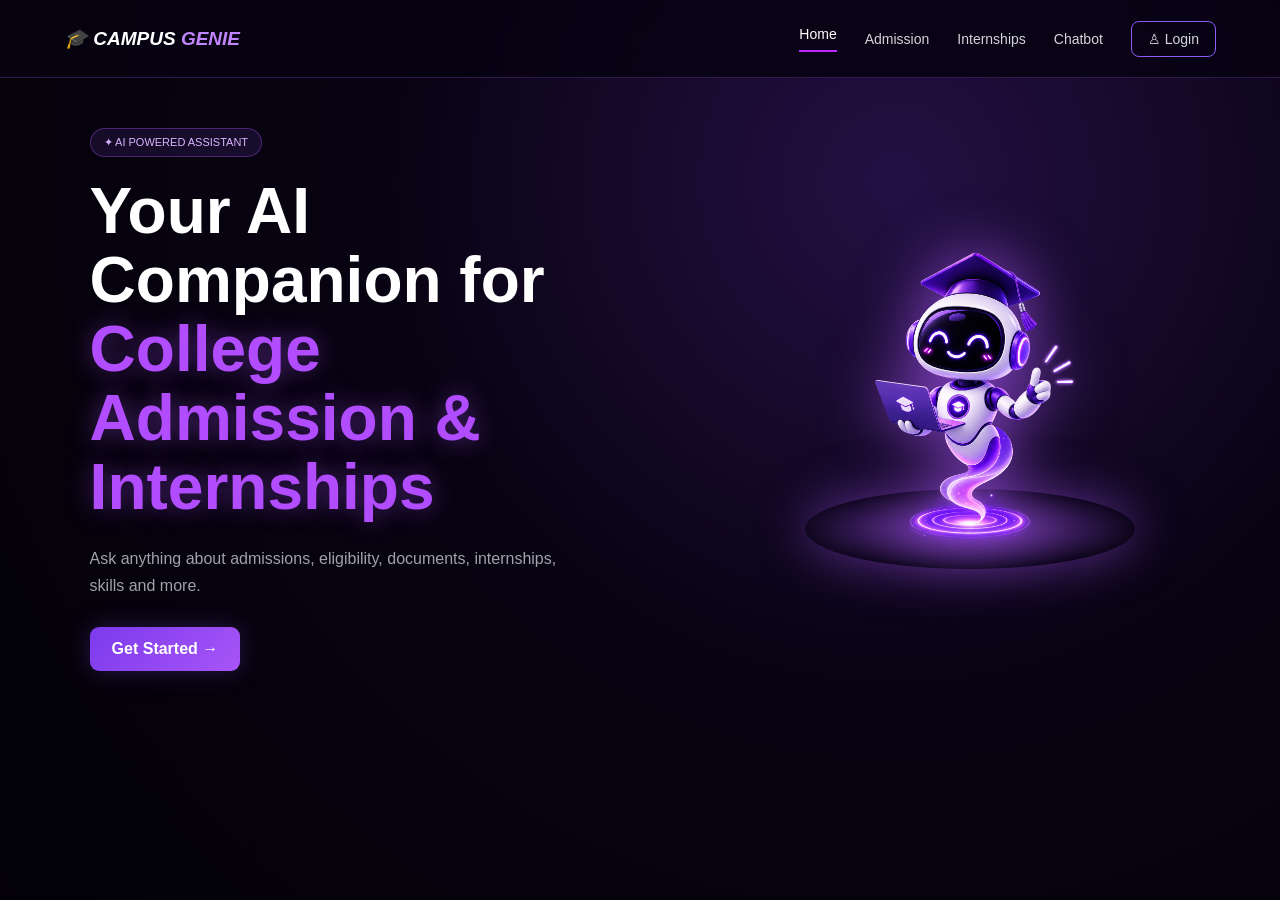
<file: frontend/index.html>
<!DOCTYPE html>
<html lang="en">

<head>

    <meta charset="UTF-8">

    <meta
        name="viewport"
        content="width=device-width, initial-scale=1.0"
    >

    <title>Campus Genie | Home</title>

    <link rel="stylesheet" href="style.css">

</head>


<body>

    <!-- =====================================================
         NAVIGATION BAR
         ===================================================== -->

    <header class="navbar">

        <a href="index.html" class="logo">
            🎓 <span>CAMPUS</span> <b>GENIE</b>
        </a>

        <nav>

            <a href="index.html" class="active">
                Home
            </a>

            <a href="admission.html">
                Admission
            </a>

            <a href="internships.html">
                Internships
            </a>

            <a href="chatbot.html">
                Chatbot
            </a>

            <a href="login.html" class="login-btn">
                ♙ Login
            </a>

        </nav>

    </header>


    <!-- =====================================================
         HOME HERO SECTION
         ===================================================== -->

    <main>

        <section class="hero">


            <!-- =================================================
                 LEFT SIDE
                 ================================================= -->

            <div class="hero-content">

                <span class="small-badge">
                    ✦ AI POWERED ASSISTANT
                </span>


                <h1>

                    Your AI Companion for

                    <span>
                        College Admission
                        & Internships
                    </span>

                </h1>


                <p>

                    Ask anything about admissions,
                    eligibility, documents,
                    internships, skills and more.

                </p>


                <a
                    href="login.html"
                    class="primary-btn"
                >

                    Get Started →

                </a>

            </div>


            <!-- =================================================
                 RIGHT SIDE - ROBOT
                 ================================================= -->

            <div class="robot-area">

                <img
                    src="robot.png"
                    alt="Campus Genie AI Robot"
                    class="robot"
                >

                <div class="robot-glow"></div>

            </div>


        </section>

    </main>


    <script src="script.js"></script>

</body>

</html>
</file>
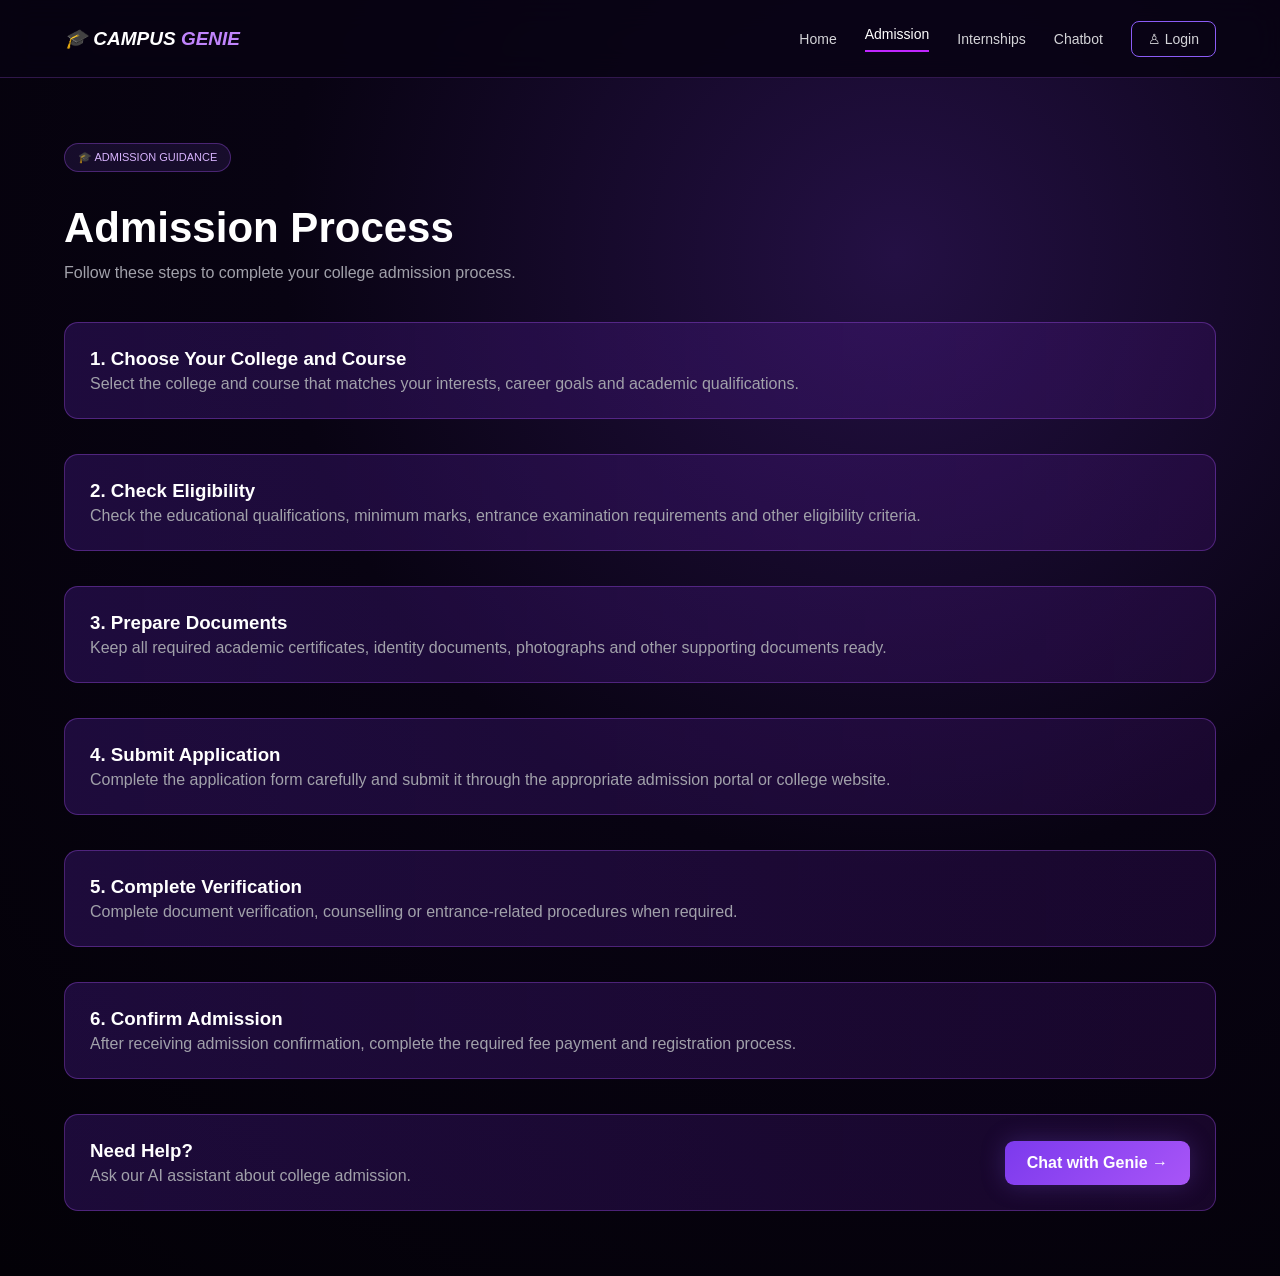
<file: frontend/admission-process.html>
<!DOCTYPE html>
<html lang="en">

<head>

    <meta charset="UTF-8">

    <meta
        name="viewport"
        content="width=device-width, initial-scale=1.0"
    >

    <title>Campus Genie | Admission Process</title>

    <link rel="stylesheet" href="style.css">

</head>


<body>

    <header class="navbar">

        <a href="index.html" class="logo">
            🎓 <span>CAMPUS</span> <b>GENIE</b>
        </a>

        <nav>

            <a href="index.html">Home</a>

            <a href="admission.html" class="active">
                Admission
            </a>

            <a href="internships.html">
                Internships
            </a>

            <a href="chatbot.html">
                Chatbot
            </a>

            <a href="login.html" class="login-btn">
                ♙ Login
            </a>

        </nav>

    </header>


    <main class="page-container">

        <div class="page-heading">

            <span class="small-badge">
                🎓 ADMISSION GUIDANCE
            </span>

            <h1>
                Admission Process
            </h1>

            <p>
                Follow these steps to complete your college
                admission process.
            </p>

        </div>


        <section class="help-card">

            <div>

                <h3>1. Choose Your College and Course</h3>

                <p>
                    Select the college and course that matches
                    your interests, career goals and academic
                    qualifications.
                </p>

            </div>

        </section>


        <section class="help-card">

            <div>

                <h3>2. Check Eligibility</h3>

                <p>
                    Check the educational qualifications,
                    minimum marks, entrance examination
                    requirements and other eligibility criteria.
                </p>

            </div>

        </section>


        <section class="help-card">

            <div>

                <h3>3. Prepare Documents</h3>

                <p>
                    Keep all required academic certificates,
                    identity documents, photographs and other
                    supporting documents ready.
                </p>

            </div>

        </section>


        <section class="help-card">

            <div>

                <h3>4. Submit Application</h3>

                <p>
                    Complete the application form carefully and
                    submit it through the appropriate admission
                    portal or college website.
                </p>

            </div>

        </section>


        <section class="help-card">

            <div>

                <h3>5. Complete Verification</h3>

                <p>
                    Complete document verification, counselling
                    or entrance-related procedures when required.
                </p>

            </div>

        </section>


        <section class="help-card">

            <div>

                <h3>6. Confirm Admission</h3>

                <p>
                    After receiving admission confirmation,
                    complete the required fee payment and
                    registration process.
                </p>

            </div>

        </section>


        <section class="help-card">

            <div>

                <h3>Need Help?</h3>

                <p>
                    Ask our AI assistant about college admission.
                </p>

            </div>

            <a
                href="chatbot.html"
                class="primary-btn"
            >
                Chat with Genie →
            </a>

        </section>

    </main>


    <script src="script.js"></script>

</body>

</html>
</file>
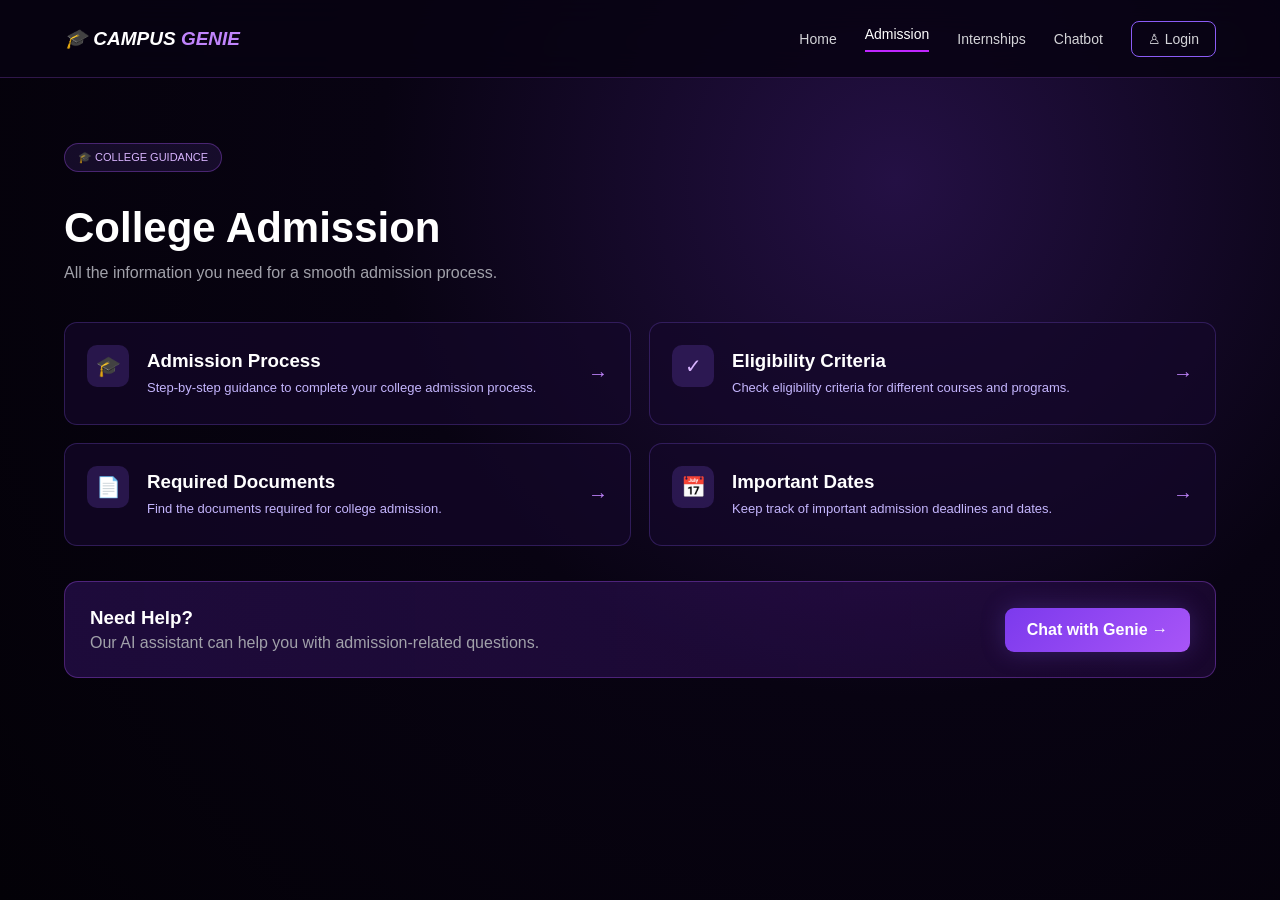
<file: frontend/admission.html>
<!DOCTYPE html>
<html lang="en">

<head>

    <meta charset="UTF-8">

    <meta
        name="viewport"
        content="width=device-width, initial-scale=1.0"
    >

    <title>Campus Genie | Admission</title>

    <link rel="stylesheet" href="style.css">

</head>


<body>

    <!-- =====================================================
         NAVIGATION BAR
         ===================================================== -->

    <header class="navbar">

        <a href="index.html" class="logo">
            🎓 <span>CAMPUS</span> <b>GENIE</b>
        </a>

        <nav>

            <a href="index.html">
                Home
            </a>

            <a href="admission.html" class="active">
                Admission
            </a>

            <a href="internships.html">
                Internships
            </a>

            <a href="chatbot.html">
                Chatbot
            </a>

            <a href="login.html" class="login-btn">
                ♙ Login
            </a>

        </nav>

    </header>


    <!-- =====================================================
         ADMISSION CONTENT
         ===================================================== -->

    <main class="page-container">

        <!-- Page heading -->

        <div class="page-heading">

            <span class="small-badge">
                🎓 COLLEGE GUIDANCE
            </span>

            <h1>
                College Admission
            </h1>

            <p>
                All the information you need for a smooth
                admission process.
            </p>

        </div>


        <!-- =================================================
             ADMISSION OPTIONS
             ================================================= -->

        <section class="info-grid">


            <!-- Admission Process -->

            <a
                href="admission-process.html"
                class="info-card"
            >

                <div class="feature-icon">
                    🎓
                </div>

                <div>

                    <h3>
                        Admission Process
                    </h3>

                    <p>
                        Step-by-step guidance to complete
                        your college admission process.
                    </p>

                </div>

                <span class="arrow">
                    →
                </span>

            </a>


            <!-- Eligibility -->

            <a
                href="eligibility.html"
                class="info-card"
            >

                <div class="feature-icon">
                    ✓
                </div>

                <div>

                    <h3>
                        Eligibility Criteria
                    </h3>

                    <p>
                        Check eligibility criteria for
                        different courses and programs.
                    </p>

                </div>

                <span class="arrow">
                    →
                </span>

            </a>


            <!-- Documents -->

            <a
                href="documents.html"
                class="info-card"
            >

                <div class="feature-icon">
                    📄
                </div>

                <div>

                    <h3>
                        Required Documents
                    </h3>

                    <p>
                        Find the documents required
                        for college admission.
                    </p>

                </div>

                <span class="arrow">
                    →
                </span>

            </a>


            <!-- Important Dates -->

            <a
                href="important-dates.html"
                class="info-card"
            >

                <div class="feature-icon">
                    📅
                </div>

                <div>

                    <h3>
                        Important Dates
                    </h3>

                    <p>
                        Keep track of important admission
                        deadlines and dates.
                    </p>

                </div>

                <span class="arrow">
                    →
                </span>

            </a>


        </section>


        <!-- =================================================
             CHAT WITH GENIE
             ================================================= -->

        <section class="help-card">

            <div>

                <h3>
                    Need Help?
                </h3>

                <p>
                    Our AI assistant can help you with
                    admission-related questions.
                </p>

            </div>

            <a
                href="chatbot.html"
                class="primary-btn"
            >
                Chat with Genie →
            </a>

        </section>


    </main>


    <!-- JavaScript -->

    <script src="script.js"></script>

</body>

</html>
</file>
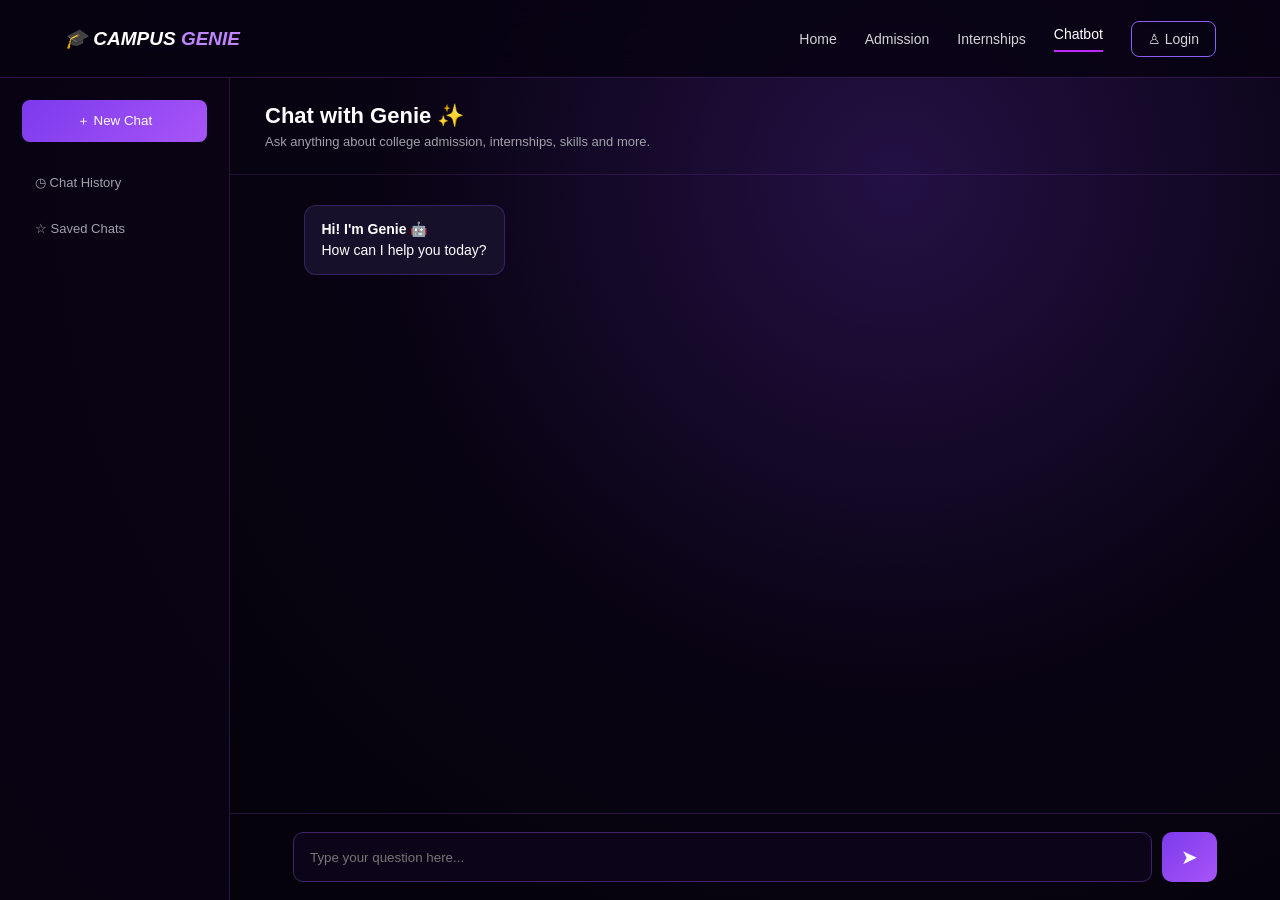
<file: frontend/chatbot.html>
<!DOCTYPE html>
<html lang="en">

<head>

    <meta charset="UTF-8">

    <meta
        name="viewport"
        content="width=device-width, initial-scale=1.0"
    >

    <title>Campus Genie | AI Chatbot</title>

    <link rel="stylesheet" href="style.css">

</head>


<body>

    <!-- =====================================================
         NAVBAR
         ===================================================== -->

    <header class="navbar">

        <a href="index.html" class="logo">
            🎓 <span>CAMPUS</span> <b>GENIE</b>
        </a>

        <nav>

            <a href="index.html">
                Home
            </a>

            <a href="admission.html">
                Admission
            </a>

            <a href="internships.html">
                Internships
            </a>

            <a href="chatbot.html" class="active">
                Chatbot
            </a>

            <a href="login.html" class="login-btn">
                ♙ Login
            </a>

        </nav>

    </header>


    <!-- =====================================================
         CHATBOT
         ===================================================== -->

    <main class="chat-page">


        <!-- Sidebar -->

        <aside class="chat-sidebar">

            <button
                class="new-chat-btn"
                onclick="location.reload()"
            >
                ＋ New Chat
            </button>

            <div class="sidebar-item">
                ◷ Chat History
            </div>

            <div class="sidebar-item">
                ☆ Saved Chats
            </div>

        </aside>


        <!-- Chat section -->

        <section class="chat-area">


            <!-- Chat heading -->

            <div class="chat-title">

                <h1>
                    Chat with Genie ✨
                </h1>

                <p>
                    Ask anything about college admission,
                    internships, skills and more.
                </p>

            </div>


            <!-- Messages -->

            <div
                id="chatMessages"
                class="chat-messages"
            >

                <!-- Initial message -->

                <div class="message bot-message">

                    <div class="message-bubble">

                        <strong>
                            Hi! I'm Genie 🤖
                        </strong>

                        <p>
                            How can I help you today?
                        </p>

                    </div>

                </div>

            </div>


            <!-- Input -->

            <form
                id="chatForm"
                class="chat-input-area"
            >

                <input
                    type="text"
                    id="questionInput"
                    placeholder="Type your question here..."
                    autocomplete="off"
                    required
                >

                <button
                    type="submit"
                    id="sendButton"
                >
                    ➤
                </button>

            </form>

        </section>

    </main>


    <script src="script.js"></script>

</body>

</html>
</file>
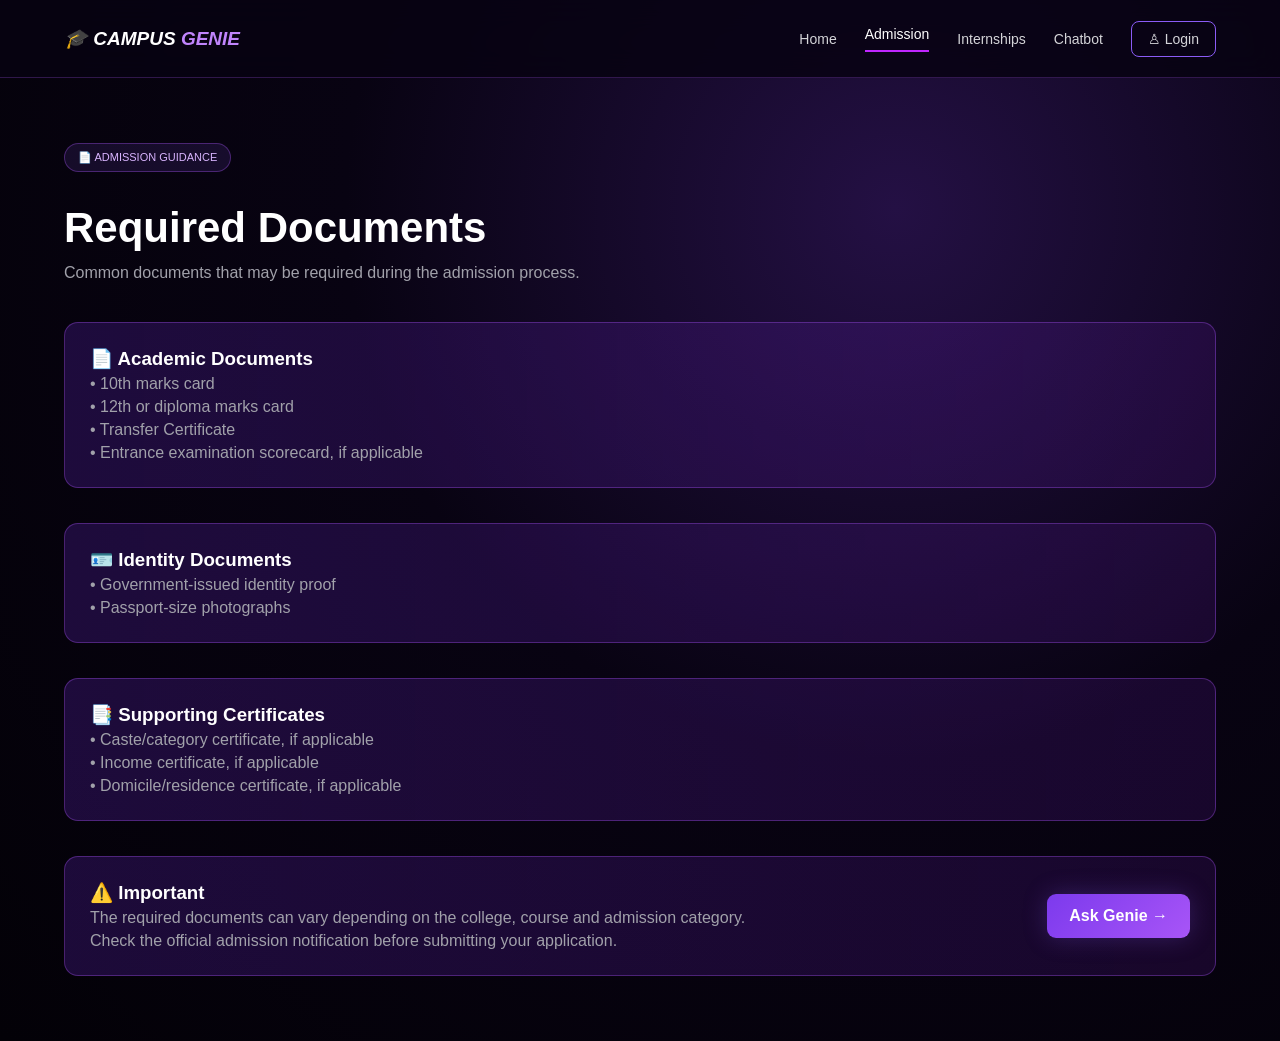
<file: frontend/documents.html>
<!DOCTYPE html>
<html lang="en">

<head>

    <meta charset="UTF-8">

    <meta
        name="viewport"
        content="width=device-width, initial-scale=1.0"
    >

    <title>Campus Genie | Required Documents</title>

    <link rel="stylesheet" href="style.css">

</head>


<body>

    <header class="navbar">

        <a href="index.html" class="logo">
            🎓 <span>CAMPUS</span> <b>GENIE</b>
        </a>

        <nav>

            <a href="index.html">Home</a>

            <a href="admission.html" class="active">
                Admission
            </a>

            <a href="internships.html">
                Internships
            </a>

            <a href="chatbot.html">
                Chatbot
            </a>

            <a href="login.html" class="login-btn">
                ♙ Login
            </a>

        </nav>

    </header>


    <main class="page-container">

        <div class="page-heading">

            <span class="small-badge">
                📄 ADMISSION GUIDANCE
            </span>

            <h1>
                Required Documents
            </h1>

            <p>
                Common documents that may be required during
                the admission process.
            </p>

        </div>


        <section class="help-card">

            <div>

                <h3>📄 Academic Documents</h3>

                <p>
                    • 10th marks card
                </p>

                <p>
                    • 12th or diploma marks card
                </p>

                <p>
                    • Transfer Certificate
                </p>

                <p>
                    • Entrance examination scorecard,
                    if applicable
                </p>

            </div>

        </section>


        <section class="help-card">

            <div>

                <h3>🪪 Identity Documents</h3>

                <p>
                    • Government-issued identity proof
                </p>

                <p>
                    • Passport-size photographs
                </p>

            </div>

        </section>


        <section class="help-card">

            <div>

                <h3>📑 Supporting Certificates</h3>

                <p>
                    • Caste/category certificate,
                    if applicable
                </p>

                <p>
                    • Income certificate,
                    if applicable
                </p>

                <p>
                    • Domicile/residence certificate,
                    if applicable
                </p>

            </div>

        </section>


        <section class="help-card">

            <div>

                <h3>⚠️ Important</h3>

                <p>
                    The required documents can vary depending
                    on the college, course and admission
                    category.
                </p>

                <p>
                    Check the official admission notification
                    before submitting your application.
                </p>

            </div>

            <a
                href="chatbot.html"
                class="primary-btn"
            >
                Ask Genie →
            </a>

        </section>

    </main>


    <script src="script.js"></script>

</body>

</html>
</file>
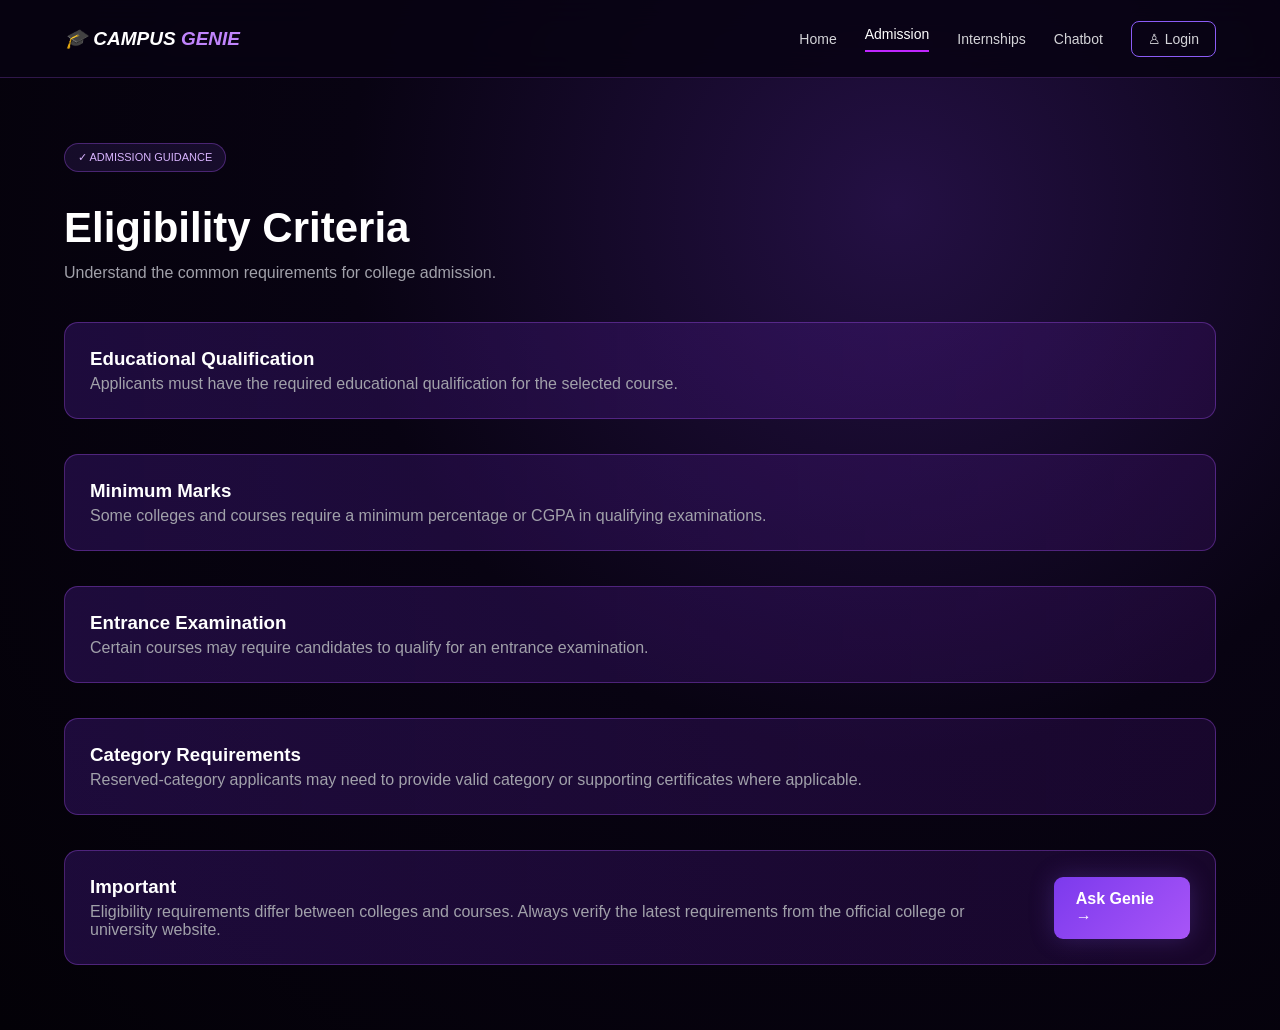
<file: frontend/eligibility.html>
<!DOCTYPE html>
<html lang="en">

<head>

    <meta charset="UTF-8">

    <meta
        name="viewport"
        content="width=device-width, initial-scale=1.0"
    >

    <title>Campus Genie | Eligibility Criteria</title>

    <link rel="stylesheet" href="style.css">

</head>


<body>

    <header class="navbar">

        <a href="index.html" class="logo">
            🎓 <span>CAMPUS</span> <b>GENIE</b>
        </a>

        <nav>

            <a href="index.html">Home</a>

            <a href="admission.html" class="active">
                Admission
            </a>

            <a href="internships.html">
                Internships
            </a>

            <a href="chatbot.html">
                Chatbot
            </a>

            <a href="login.html" class="login-btn">
                ♙ Login
            </a>

        </nav>

    </header>


    <main class="page-container">

        <div class="page-heading">

            <span class="small-badge">
                ✓ ADMISSION GUIDANCE
            </span>

            <h1>
                Eligibility Criteria
            </h1>

            <p>
                Understand the common requirements for
                college admission.
            </p>

        </div>


        <section class="help-card">

            <div>

                <h3>Educational Qualification</h3>

                <p>
                    Applicants must have the required educational
                    qualification for the selected course.
                </p>

            </div>

        </section>


        <section class="help-card">

            <div>

                <h3>Minimum Marks</h3>

                <p>
                    Some colleges and courses require a minimum
                    percentage or CGPA in qualifying examinations.
                </p>

            </div>

        </section>


        <section class="help-card">

            <div>

                <h3>Entrance Examination</h3>

                <p>
                    Certain courses may require candidates to
                    qualify for an entrance examination.
                </p>

            </div>

        </section>


        <section class="help-card">

            <div>

                <h3>Category Requirements</h3>

                <p>
                    Reserved-category applicants may need to
                    provide valid category or supporting
                    certificates where applicable.
                </p>

            </div>

        </section>


        <section class="help-card">

            <div>

                <h3>Important</h3>

                <p>
                    Eligibility requirements differ between
                    colleges and courses. Always verify the
                    latest requirements from the official
                    college or university website.
                </p>

            </div>

            <a
                href="chatbot.html"
                class="primary-btn"
            >
                Ask Genie →
            </a>

        </section>

    </main>


    <script src="script.js"></script>

</body>

</html>
</file>
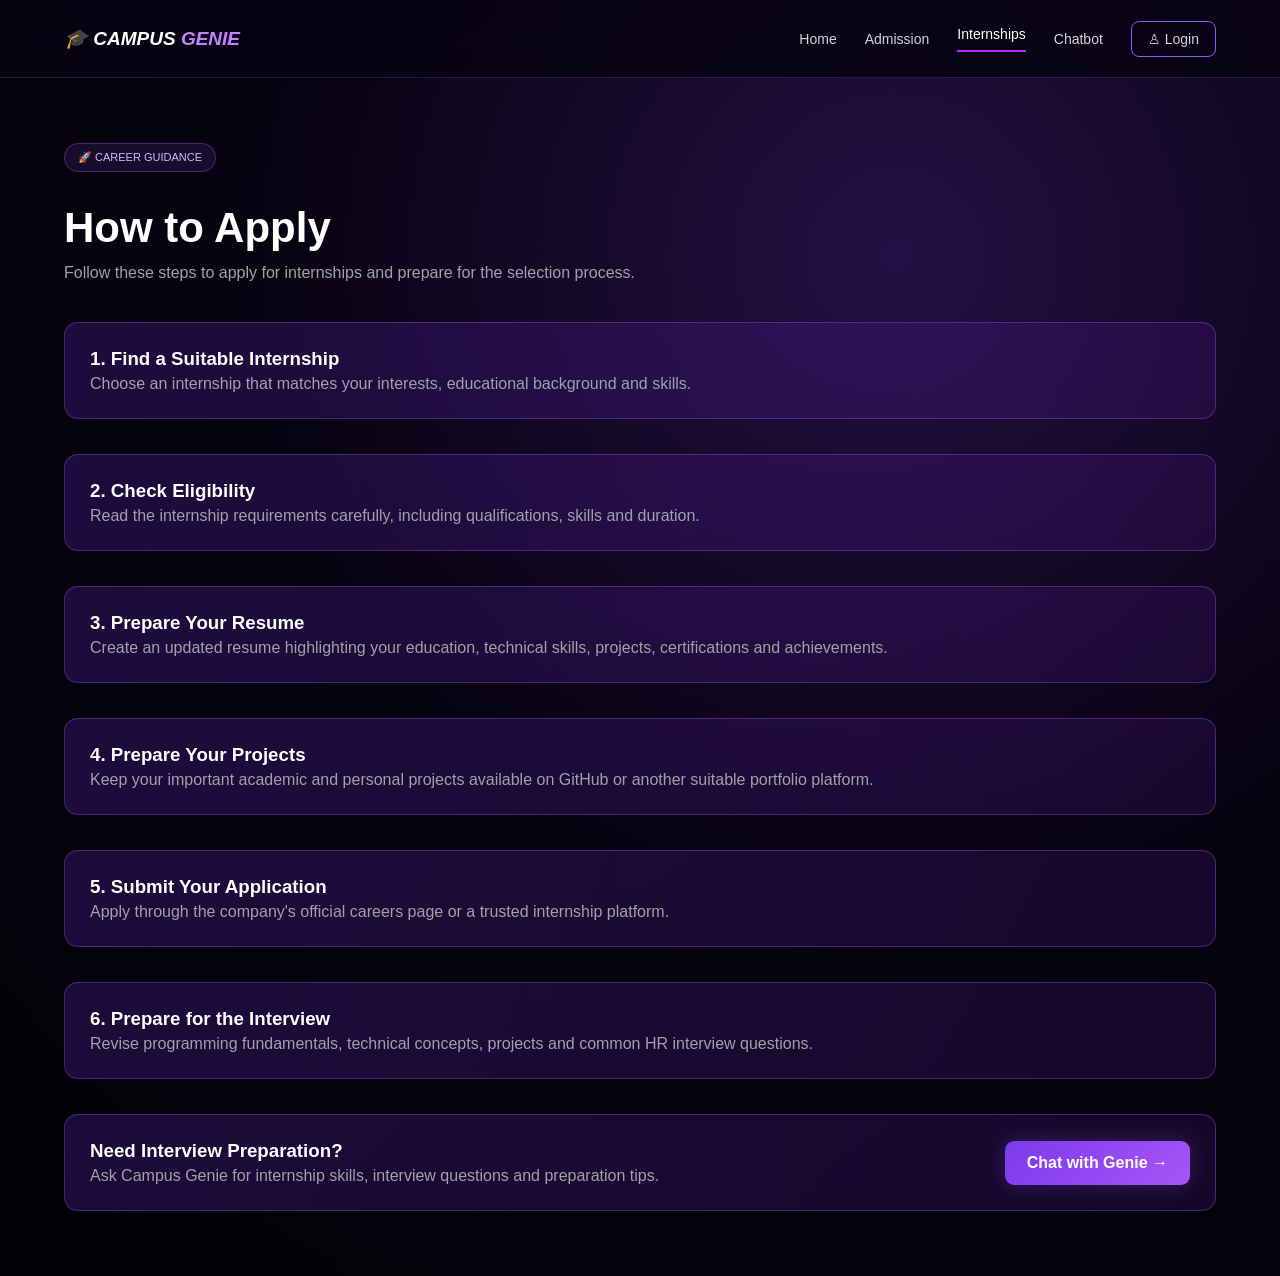
<file: frontend/how-to-apply.html>
<!DOCTYPE html>
<html lang="en">

<head>

    <meta charset="UTF-8">

    <meta
        name="viewport"
        content="width=device-width, initial-scale=1.0"
    >

    <title>Campus Genie | How to Apply</title>

    <link rel="stylesheet" href="style.css">

</head>


<body>

    <header class="navbar">

        <a href="index.html" class="logo">
            🎓 <span>CAMPUS</span> <b>GENIE</b>
        </a>

        <nav>

            <a href="index.html">Home</a>

            <a href="admission.html">
                Admission
            </a>

            <a href="internships.html" class="active">
                Internships
            </a>

            <a href="chatbot.html">
                Chatbot
            </a>

            <a href="login.html" class="login-btn">
                ♙ Login
            </a>

        </nav>

    </header>


    <main class="page-container">

        <div class="page-heading">

            <span class="small-badge">
                🚀 CAREER GUIDANCE
            </span>

            <h1>
                How to Apply
            </h1>

            <p>
                Follow these steps to apply for internships
                and prepare for the selection process.
            </p>

        </div>


        <section class="help-card">

            <div>

                <h3>1. Find a Suitable Internship</h3>

                <p>
                    Choose an internship that matches your
                    interests, educational background and skills.
                </p>

            </div>

        </section>


        <section class="help-card">

            <div>

                <h3>2. Check Eligibility</h3>

                <p>
                    Read the internship requirements carefully,
                    including qualifications, skills and duration.
                </p>

            </div>

        </section>


        <section class="help-card">

            <div>

                <h3>3. Prepare Your Resume</h3>

                <p>
                    Create an updated resume highlighting your
                    education, technical skills, projects,
                    certifications and achievements.
                </p>

            </div>

        </section>


        <section class="help-card">

            <div>

                <h3>4. Prepare Your Projects</h3>

                <p>
                    Keep your important academic and personal
                    projects available on GitHub or another
                    suitable portfolio platform.
                </p>

            </div>

        </section>


        <section class="help-card">

            <div>

                <h3>5. Submit Your Application</h3>

                <p>
                    Apply through the company's official
                    careers page or a trusted internship
                    platform.
                </p>

            </div>

        </section>


        <section class="help-card">

            <div>

                <h3>6. Prepare for the Interview</h3>

                <p>
                    Revise programming fundamentals,
                    technical concepts, projects and common
                    HR interview questions.
                </p>

            </div>

        </section>


        <section class="help-card">

            <div>

                <h3>Need Interview Preparation?</h3>

                <p>
                    Ask Campus Genie for internship skills,
                    interview questions and preparation tips.
                </p>

            </div>

            <a
                href="chatbot.html"
                class="primary-btn"
            >
                Chat with Genie →
            </a>

        </section>

    </main>


    <script src="script.js"></script>

</body>

</html>
</file>
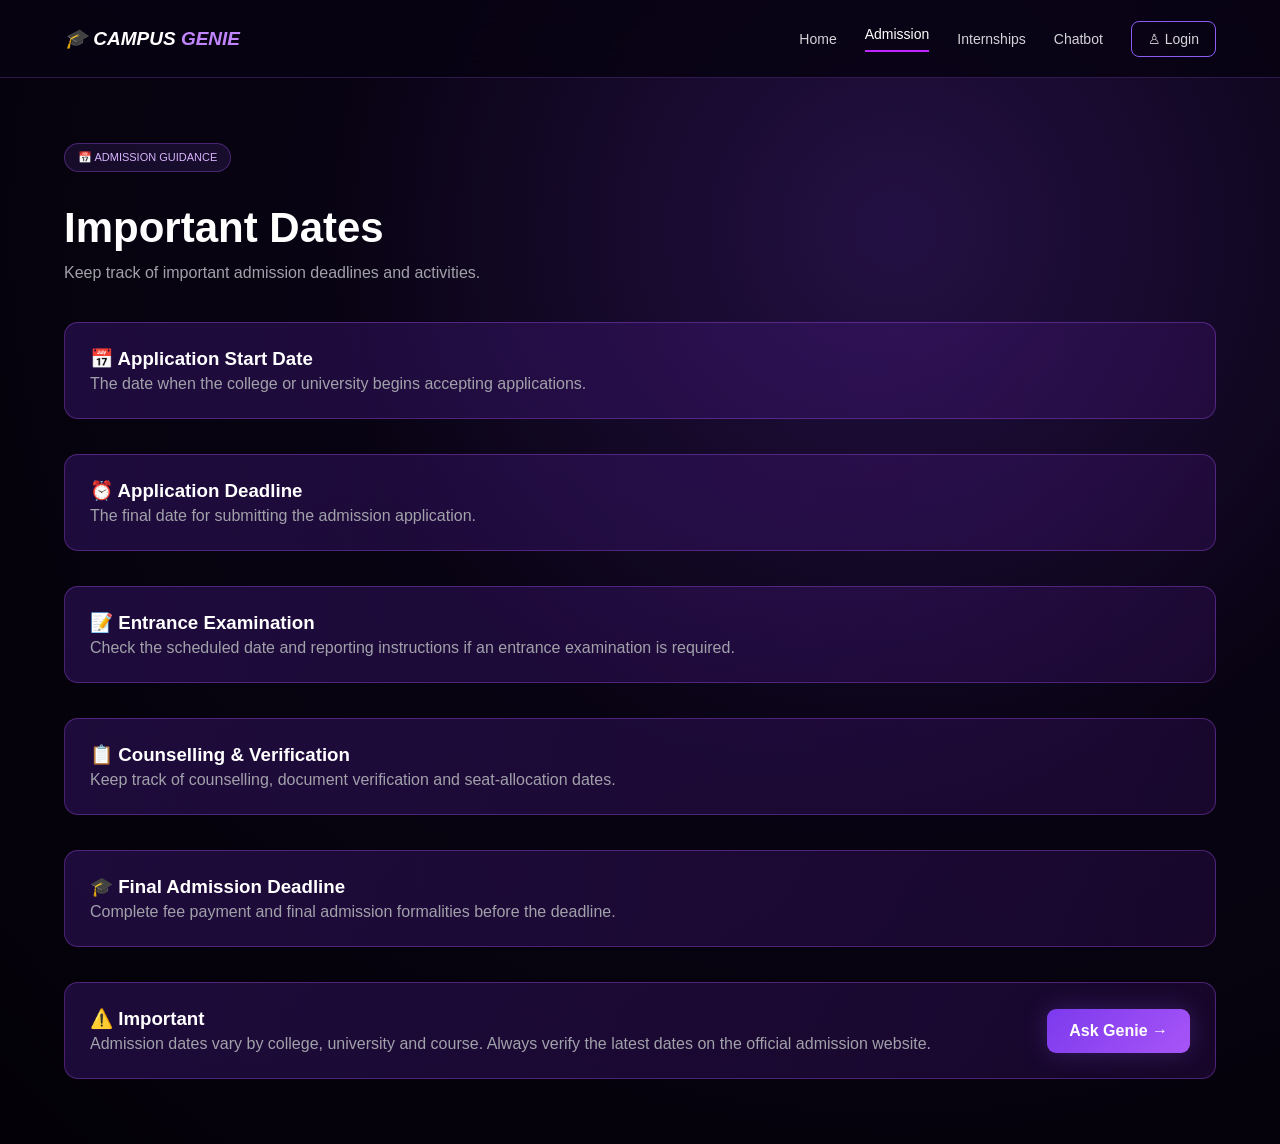
<file: frontend/important-dates.html>
<!DOCTYPE html>
<html lang="en">

<head>

    <meta charset="UTF-8">

    <meta
        name="viewport"
        content="width=device-width, initial-scale=1.0"
    >

    <title>Campus Genie | Important Dates</title>

    <link rel="stylesheet" href="style.css">

</head>


<body>

    <header class="navbar">

        <a href="index.html" class="logo">
            🎓 <span>CAMPUS</span> <b>GENIE</b>
        </a>

        <nav>

            <a href="index.html">Home</a>

            <a href="admission.html" class="active">
                Admission
            </a>

            <a href="internships.html">
                Internships
            </a>

            <a href="chatbot.html">
                Chatbot
            </a>

            <a href="login.html" class="login-btn">
                ♙ Login
            </a>

        </nav>

    </header>


    <main class="page-container">

        <div class="page-heading">

            <span class="small-badge">
                📅 ADMISSION GUIDANCE
            </span>

            <h1>
                Important Dates
            </h1>

            <p>
                Keep track of important admission deadlines
                and activities.
            </p>

        </div>


        <section class="help-card">

            <div>

                <h3>📅 Application Start Date</h3>

                <p>
                    The date when the college or university
                    begins accepting applications.
                </p>

            </div>

        </section>


        <section class="help-card">

            <div>

                <h3>⏰ Application Deadline</h3>

                <p>
                    The final date for submitting the admission
                    application.
                </p>

            </div>

        </section>


        <section class="help-card">

            <div>

                <h3>📝 Entrance Examination</h3>

                <p>
                    Check the scheduled date and reporting
                    instructions if an entrance examination
                    is required.
                </p>

            </div>

        </section>


        <section class="help-card">

            <div>

                <h3>📋 Counselling & Verification</h3>

                <p>
                    Keep track of counselling, document
                    verification and seat-allocation dates.
                </p>

            </div>

        </section>


        <section class="help-card">

            <div>

                <h3>🎓 Final Admission Deadline</h3>

                <p>
                    Complete fee payment and final admission
                    formalities before the deadline.
                </p>

            </div>

        </section>


        <section class="help-card">

            <div>

                <h3>⚠️ Important</h3>

                <p>
                    Admission dates vary by college, university
                    and course. Always verify the latest dates
                    on the official admission website.
                </p>

            </div>

            <a
                href="chatbot.html"
                class="primary-btn"
            >
                Ask Genie →
            </a>

        </section>

    </main>


    <script src="script.js"></script>

</body>

</html>
</file>
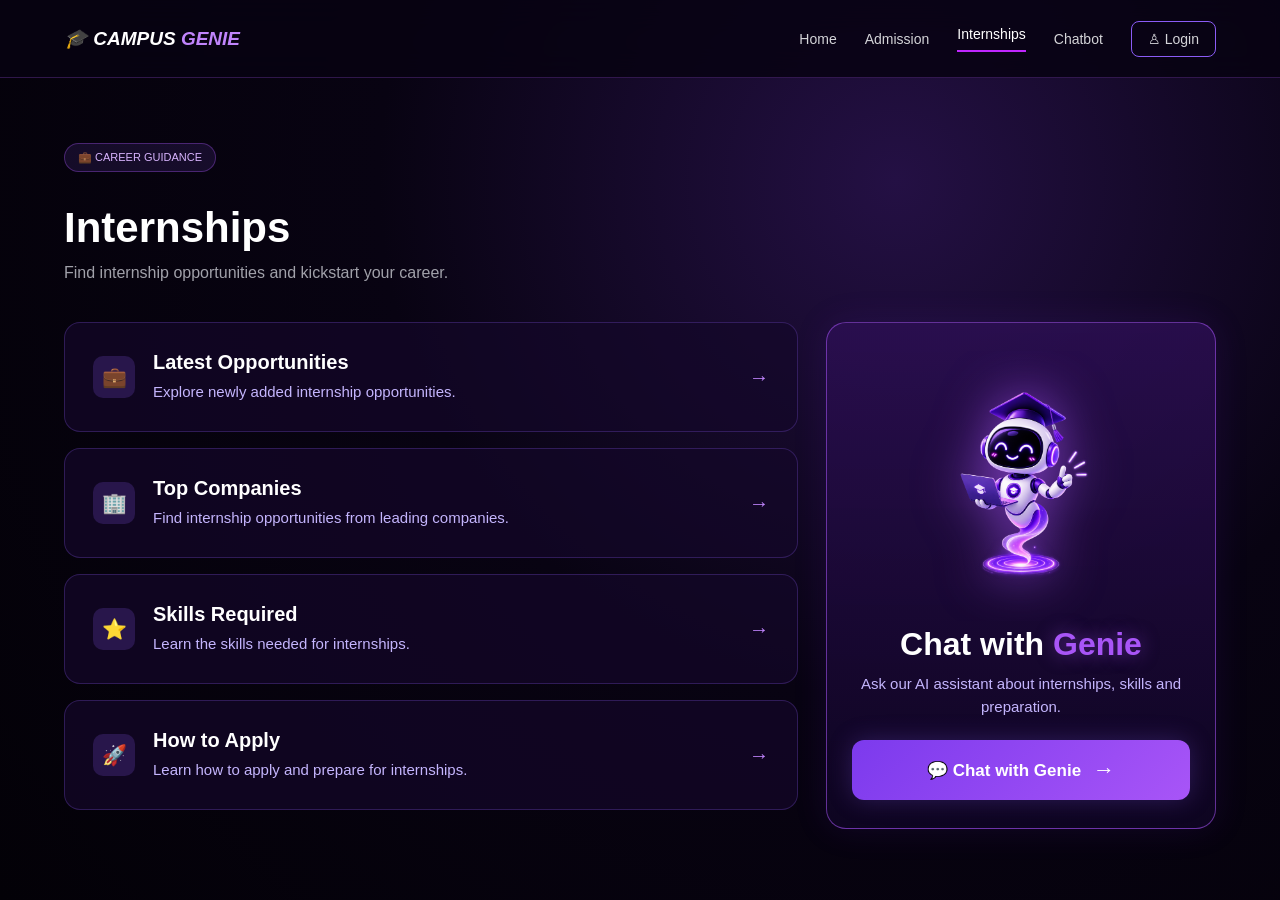
<file: frontend/internships.html>
<!DOCTYPE html>
<html lang="en">

<head>

    <meta charset="UTF-8">

    <meta
        name="viewport"
        content="width=device-width, initial-scale=1.0"
    >

    <title>Campus Genie | Internships</title>

    <link rel="stylesheet" href="style.css">

</head>


<body>

    <!-- =====================================================
         NAVBAR
         ===================================================== -->

    <header class="navbar">

        <a href="index.html" class="logo">
            🎓 <span>CAMPUS</span> <b>GENIE</b>
        </a>

        <nav>

            <a href="index.html">
                Home
            </a>

            <a href="admission.html">
                Admission
            </a>

            <a
                href="internships.html"
                class="active"
            >
                Internships
            </a>

            <a href="chatbot.html">
                Chatbot
            </a>

            <a href="login.html" class="login-btn">
                ♙ Login
            </a>

        </nav>

    </header>


    <!-- =====================================================
         INTERNSHIP CONTENT
         ===================================================== -->

    <main class="page-container">


        <!-- =================================================
             PAGE HEADING
             ================================================= -->

        <div class="page-heading">

            <span class="small-badge">
                💼 CAREER GUIDANCE
            </span>

            <h1>
                Internships
            </h1>

            <p>
                Find internship opportunities and
                kickstart your career.
            </p>

        </div>


        <!-- =================================================
             INTERNSHIP LAYOUT
             ================================================= -->

        <section class="internship-layout">


            <!-- =================================================
                 LEFT SIDE - INTERNSHIP OPTIONS
                 ================================================= -->

            <div class="internship-list">


                <!-- =============================================
                     LATEST OPPORTUNITIES
                     ============================================= -->

                <a
                    href="latest-opportunities.html"
                    class="info-card"
                >

                    <div class="feature-icon">
                        💼
                    </div>

                    <div>

                        <h3>
                            Latest Opportunities
                        </h3>

                        <p>
                            Explore newly added internship
                            opportunities.
                        </p>

                    </div>

                    <span class="arrow">
                        →
                    </span>

                </a>


                <!-- =============================================
                     TOP COMPANIES
                     ============================================= -->

                <a
                    href="top-companies.html"
                    class="info-card"
                >

                    <div class="feature-icon">
                        🏢
                    </div>

                    <div>

                        <h3>
                            Top Companies
                        </h3>

                        <p>
                            Find internship opportunities
                            from leading companies.
                        </p>

                    </div>

                    <span class="arrow">
                        →
                    </span>

                </a>


                <!-- =============================================
                     SKILLS REQUIRED
                     ============================================= -->

                <a
                    href="skills-required.html"
                    class="info-card"
                >

                    <div class="feature-icon">
                        ⭐
                    </div>

                    <div>

                        <h3>
                            Skills Required
                        </h3>

                        <p>
                            Learn the skills needed
                            for internships.
                        </p>

                    </div>

                    <span class="arrow">
                        →
                    </span>

                </a>


                <!-- =============================================
                     HOW TO APPLY
                     ============================================= -->

                <a
                    href="how-to-apply.html"
                    class="info-card"
                >

                    <div class="feature-icon">
                        🚀
                    </div>

                    <div>

                        <h3>
                            How to Apply
                        </h3>

                        <p>
                            Learn how to apply and
                            prepare for internships.
                        </p>

                    </div>

                    <span class="arrow">
                        →
                    </span>

                </a>


            </div>


            <!-- =================================================
                 RIGHT SIDE - CHAT WITH GENIE
                 ================================================= -->

            <div class="genie-chat-card">


                <!-- Robot -->

                <div class="genie-robot">

                    <img
                        src="robot.png"
                        alt="Campus Genie AI Assistant"
                    >

                </div>


                <!-- Chat heading -->

                <h2>
                    Chat with
                    <span>Genie</span>
                </h2>


                <!-- Description -->

                <p class="genie-description">
                    Ask our AI assistant about internships,
                    skills and preparation.
                </p>


                <!-- Features -->

               
                <!-- Chat button -->

                <a
                    href="chatbot.html"
                    class="genie-chat-btn"
                >

                    💬 Chat with Genie
                    <span>→</span>

                </a>


            </div>


        </section>


    </main>


    <!-- =====================================================
         JAVASCRIPT
         ===================================================== -->

    <script src="script.js"></script>

</body>

</html>
</file>
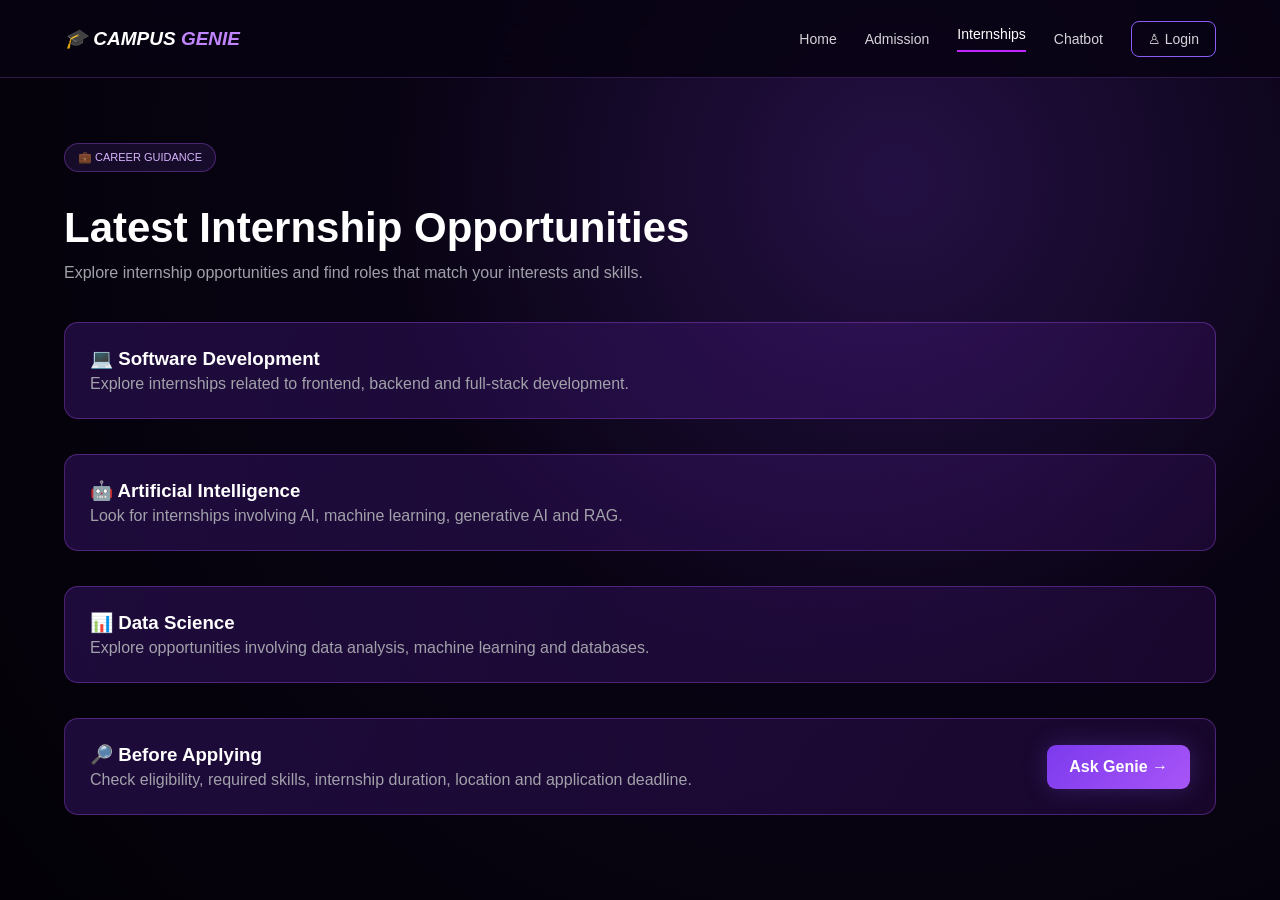
<file: frontend/latest-opportunities.html>
<!DOCTYPE html>
<html lang="en">

<head>

    <meta charset="UTF-8">

    <meta
        name="viewport"
        content="width=device-width, initial-scale=1.0"
    >

    <title>Campus Genie | Latest Opportunities</title>

    <link rel="stylesheet" href="style.css">

</head>


<body>

    <header class="navbar">

        <a href="index.html" class="logo">
            🎓 <span>CAMPUS</span> <b>GENIE</b>
        </a>

        <nav>

            <a href="index.html">Home</a>

            <a href="admission.html">
                Admission
            </a>

            <a href="internships.html" class="active">
                Internships
            </a>

            <a href="chatbot.html">
                Chatbot
            </a>

            <a href="login.html" class="login-btn">
                ♙ Login
            </a>

        </nav>

    </header>


    <main class="page-container">

        <div class="page-heading">

            <span class="small-badge">
                💼 CAREER GUIDANCE
            </span>

            <h1>
                Latest Internship Opportunities
            </h1>

            <p>
                Explore internship opportunities and find
                roles that match your interests and skills.
            </p>

        </div>


        <section class="help-card">

            <div>

                <h3>💻 Software Development</h3>

                <p>
                    Explore internships related to frontend,
                    backend and full-stack development.
                </p>

            </div>

        </section>


        <section class="help-card">

            <div>

                <h3>🤖 Artificial Intelligence</h3>

                <p>
                    Look for internships involving AI,
                    machine learning, generative AI and RAG.
                </p>

            </div>

        </section>


        <section class="help-card">

            <div>

                <h3>📊 Data Science</h3>

                <p>
                    Explore opportunities involving data
                    analysis, machine learning and databases.
                </p>

            </div>

        </section>


        <section class="help-card">

            <div>

                <h3>🔎 Before Applying</h3>

                <p>
                    Check eligibility, required skills,
                    internship duration, location and
                    application deadline.
                </p>

            </div>

            <a
                href="chatbot.html"
                class="primary-btn"
            >
                Ask Genie →
            </a>

        </section>

    </main>


    <script src="script.js"></script>

</body>

</html>
</file>
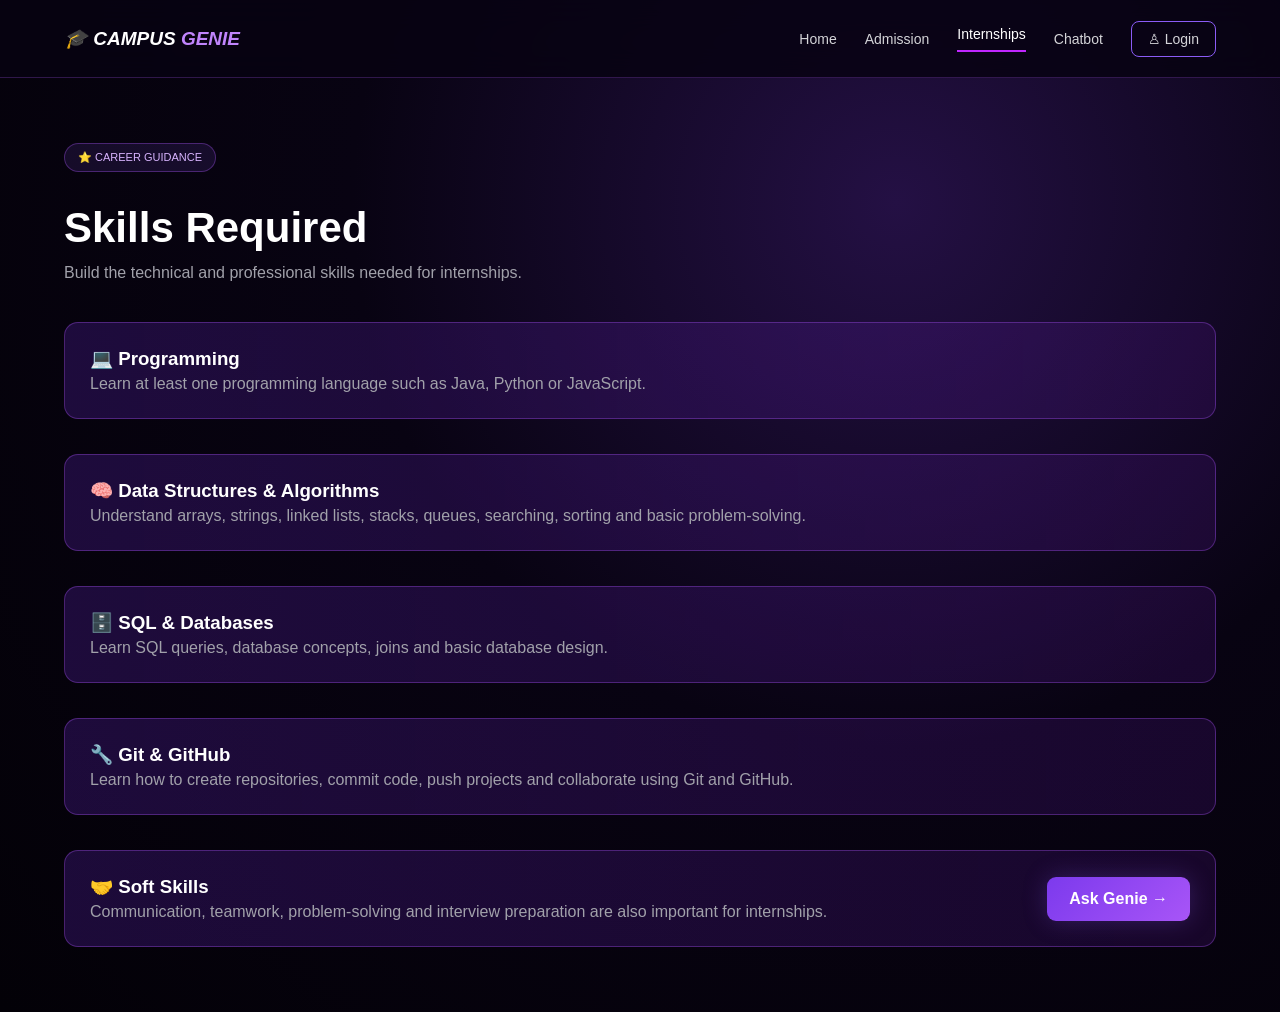
<file: frontend/skills-required.html>
<!DOCTYPE html>
<html lang="en">

<head>

    <meta charset="UTF-8">

    <meta
        name="viewport"
        content="width=device-width, initial-scale=1.0"
    >

    <title>Campus Genie | Skills Required</title>

    <link rel="stylesheet" href="style.css">

</head>


<body>

    <header class="navbar">

        <a href="index.html" class="logo">
            🎓 <span>CAMPUS</span> <b>GENIE</b>
        </a>

        <nav>

            <a href="index.html">Home</a>

            <a href="admission.html">
                Admission
            </a>

            <a href="internships.html" class="active">
                Internships
            </a>

            <a href="chatbot.html">
                Chatbot
            </a>

            <a href="login.html" class="login-btn">
                ♙ Login
            </a>

        </nav>

    </header>


    <main class="page-container">

        <div class="page-heading">

            <span class="small-badge">
                ⭐ CAREER GUIDANCE
            </span>

            <h1>
                Skills Required
            </h1>

            <p>
                Build the technical and professional skills
                needed for internships.
            </p>

        </div>


        <section class="help-card">

            <div>

                <h3>💻 Programming</h3>

                <p>
                    Learn at least one programming language
                    such as Java, Python or JavaScript.
                </p>

            </div>

        </section>


        <section class="help-card">

            <div>

                <h3>🧠 Data Structures & Algorithms</h3>

                <p>
                    Understand arrays, strings, linked lists,
                    stacks, queues, searching, sorting and
                    basic problem-solving.
                </p>

            </div>

        </section>


        <section class="help-card">

            <div>

                <h3>🗄️ SQL & Databases</h3>

                <p>
                    Learn SQL queries, database concepts,
                    joins and basic database design.
                </p>

            </div>

        </section>


        <section class="help-card">

            <div>

                <h3>🔧 Git & GitHub</h3>

                <p>
                    Learn how to create repositories, commit
                    code, push projects and collaborate using
                    Git and GitHub.
                </p>

            </div>

        </section>


        <section class="help-card">

            <div>

                <h3>🤝 Soft Skills</h3>

                <p>
                    Communication, teamwork, problem-solving
                    and interview preparation are also
                    important for internships.
                </p>

            </div>

            <a
                href="chatbot.html"
                class="primary-btn"
            >
                Ask Genie →
            </a>

        </section>

    </main>


    <script src="script.js"></script>

</body>

</html>
</file>
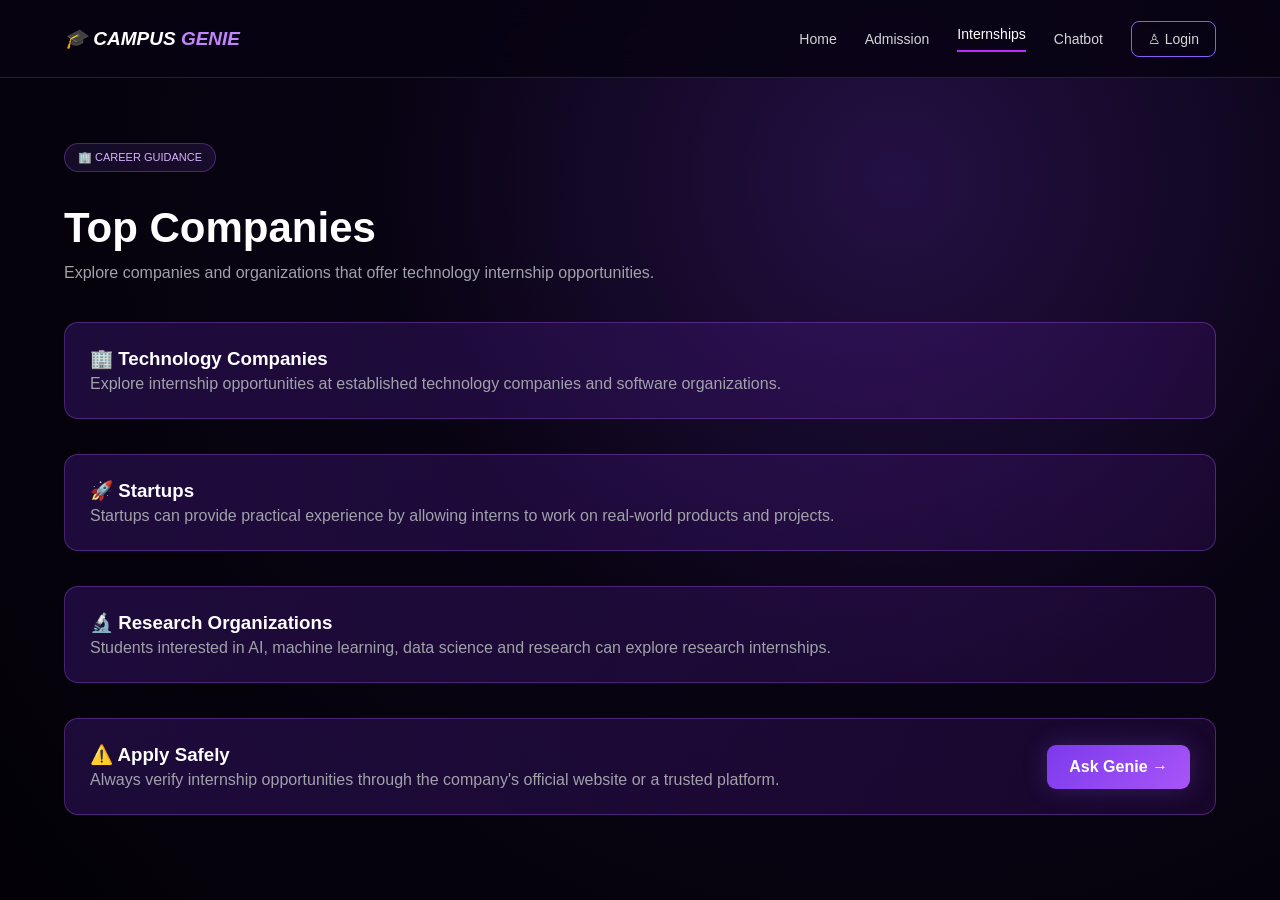
<file: frontend/top-companies.html>
<!DOCTYPE html>
<html lang="en">

<head>

    <meta charset="UTF-8">

    <meta
        name="viewport"
        content="width=device-width, initial-scale=1.0"
    >

    <title>Campus Genie | Top Companies</title>

    <link rel="stylesheet" href="style.css">

</head>


<body>

    <header class="navbar">

        <a href="index.html" class="logo">
            🎓 <span>CAMPUS</span> <b>GENIE</b>
        </a>

        <nav>

            <a href="index.html">Home</a>

            <a href="admission.html">
                Admission
            </a>

            <a href="internships.html" class="active">
                Internships
            </a>

            <a href="chatbot.html">
                Chatbot
            </a>

            <a href="login.html" class="login-btn">
                ♙ Login
            </a>

        </nav>

    </header>


    <main class="page-container">

        <div class="page-heading">

            <span class="small-badge">
                🏢 CAREER GUIDANCE
            </span>

            <h1>
                Top Companies
            </h1>

            <p>
                Explore companies and organizations that
                offer technology internship opportunities.
            </p>

        </div>


        <section class="help-card">

            <div>

                <h3>🏢 Technology Companies</h3>

                <p>
                    Explore internship opportunities at
                    established technology companies and
                    software organizations.
                </p>

            </div>

        </section>


        <section class="help-card">

            <div>

                <h3>🚀 Startups</h3>

                <p>
                    Startups can provide practical experience
                    by allowing interns to work on real-world
                    products and projects.
                </p>

            </div>

        </section>


        <section class="help-card">

            <div>

                <h3>🔬 Research Organizations</h3>

                <p>
                    Students interested in AI, machine learning,
                    data science and research can explore
                    research internships.
                </p>

            </div>

        </section>


        <section class="help-card">

            <div>

                <h3>⚠️ Apply Safely</h3>

                <p>
                    Always verify internship opportunities
                    through the company's official website
                    or a trusted platform.
                </p>

            </div>

            <a
                href="chatbot.html"
                class="primary-btn"
            >
                Ask Genie →
            </a>

        </section>

    </main>


    <script src="script.js"></script>

</body>

</html>
</file>
<file: frontend/style.css>
/* =========================================================
   RESET
   ========================================================= */

* {
    box-sizing: border-box;
    margin: 0;
    padding: 0;
}


/* =========================================================
   BODY
   ========================================================= */

body {

    font-family:
        Arial,
        Helvetica,
        sans-serif;

    background:
        radial-gradient(
            circle at 70% 20%,
            #241044 0%,
            #080312 45%,
            #030107 100%
        );

    color: white;

    min-height: 100vh;

}


/* =========================================================
   NAVBAR
   ========================================================= */

.navbar {

    height: 78px;

    display: flex;

    align-items: center;

    justify-content: space-between;

    padding: 0 5%;

    background: rgba(
        8,
        3,
        18,
        0.85
    );

    border-bottom:
        1px solid
        rgba(
            168,
            85,
            247,
            0.25
        );

    backdrop-filter: blur(15px);

}


/* Logo */

.logo {

    color: white;

    text-decoration: none;

    font-size: 19px;

    font-weight: bold;

    font-style: italic;

}

.logo span {

    color: white;

}

.logo b {

    color: #c084fc;

}


/* Navigation */

.navbar nav {

    display: flex;

    align-items: center;

    gap: 28px;

}


.navbar nav a {

    color: #d4d4d8;

    text-decoration: none;

    font-size: 14px;

    transition: 0.25s;

}


.navbar nav a:hover {

    color: #c084fc;

}


/* Active page */

.navbar nav a.active {

    color: white;

    border-bottom:
        2px solid
        #c026ff;

    padding-bottom: 8px;

}


/* Login button */

.login-btn {

    border:
        1px solid
        #8b5cf6;

    padding:
        9px 16px;

    border-radius: 8px;

}


/* =========================================================
   HERO
   ========================================================= */

.hero {

    min-height: 510px;

    display: flex;

    align-items: center;

    justify-content: space-between;

    padding:
        50px 7% 30px;

}


.hero-content {

    max-width: 570px;

}


.small-badge {

    display: inline-block;

    padding:
        7px 13px;

    border-radius: 20px;

    background:
        rgba(
            139,
            92,
            246,
            0.12
        );

    border:
        1px solid
        rgba(
            168,
            85,
            247,
            0.35
        );

    color: #d8b4fe;

    font-size: 11px;

    margin-bottom: 20px;

}


.hero h1 {

    font-size:
        clamp(
            38px,
            5vw,
            65px
        );

    line-height: 1.08;

    margin-bottom: 22px;

}


.hero h1 span {

    display: block;

    color: #b14cff;

    text-shadow:
        0 0 25px
        rgba(
            168,
            85,
            247,
            0.45
        );

}


.hero p {

    color: #a1a1aa;

    font-size: 16px;

    line-height: 1.7;

    max-width: 500px;

    margin-bottom: 28px;

}


/* =========================================================
   BUTTON
   ========================================================= */

.primary-btn {

    display: inline-block;

    text-decoration: none;

    border: none;

    color: white;

    background:
        linear-gradient(
            135deg,
            #7c3aed,
            #a855f7
        );

    padding:
        13px 22px;

    border-radius: 9px;

    font-weight: bold;

    cursor: pointer;

    box-shadow:
        0 0 25px
        rgba(
            139,
            92,
            246,
            0.25
        );

    transition: 0.25s;

}


.primary-btn:hover {

    transform: translateY(-2px);

    box-shadow:
        0 0 35px
        rgba(
            168,
            85,
            247,
            0.45
        );

}


.full-btn {

    width: 100%;

    text-align: center;

}


/* =========================================================
   ROBOT
   ========================================================= */

.robot-area {

    position: relative;

    width: 440px;

    height: 400px;

    display: flex;

    align-items: center;

    justify-content: center;

}


.robot {

    width: 330px;

    max-height: 380px;

    object-fit: contain;

    position: relative;

    z-index: 2;

    filter:
        drop-shadow(
            0 0 30px
            rgba(
                168,
                85,
                247,
                0.7
            )
        );

    animation:
        robotFloat
        4s
        ease-in-out
        infinite;

}


@keyframes robotFloat {

    0%,
    100% {

        transform:
            translateY(0);

    }

    50% {

        transform:
            translateY(-12px);

    }

}


/* Purple platform */

.robot-glow {

    position: absolute;

    width: 330px;

    height: 80px;

    bottom: 30px;

    border-radius: 50%;

    background:
        radial-gradient(
            ellipse,
            rgba(
                168,
                85,
                247,
                0.7
            ),
            transparent 70%
        );

    box-shadow:
        0 0 50px
        rgba(
            168,
            85,
            247,
            0.5
        );

}


/* =========================================================
   FEATURES
   ========================================================= */

.features-section {

    padding:
        20px 5% 60px;

}


.features-section h2 {

    font-size: 20px;

    margin-bottom: 18px;

}


.feature-grid {

    display: grid;

    grid-template-columns:
        repeat(
            5,
            1fr
        );

    gap: 12px;

}


.feature-card {

    text-decoration: none;

    color: white;

    background:
        rgba(
            20,
            8,
            42,
            0.75
        );

    border:
        1px solid
        rgba(
            139,
            92,
            246,
            0.25
        );

    border-radius: 12px;

    padding: 20px;

    transition: 0.25s;

}


.feature-card:hover {

    transform:
        translateY(-5px);

    border-color:
        #9d4edd;

    box-shadow:
        0 0 25px
        rgba(
            139,
            92,
            246,
            0.18
        );

}


.feature-icon {

    width: 42px;

    height: 42px;

    display: flex;

    align-items: center;

    justify-content: center;

    border-radius: 10px;

    background:
        rgba(
            139,
            92,
            246,
            0.2
        );

    color: #d8b4fe;

    font-size: 20px;

    margin-bottom: 15px;

}


.feature-card h3 {

    font-size: 14px;

    margin-bottom: 8px;

}


.feature-card p {

    color: #a1a1aa;

    font-size: 12px;

    line-height: 1.5;

}


/* =========================================================
   GENERAL PAGES
   ========================================================= */

.page-container {

    width: 90%;

    max-width: 1200px;

    margin:
        0 auto;

    padding:
        65px 0;

}


.page-heading {

    margin-bottom: 40px;

}


.page-heading h1 {

    font-size: 42px;

    margin: 12px 0;

}


.page-heading p {

    color: #a1a1aa;

}


/* =========================================================
   INFORMATION CARDS
   ========================================================= */

.info-grid {

    display: grid;

    grid-template-columns:
        repeat(
            2,
            1fr
        );

    gap: 18px;

}


.info-card {

    display: flex;

    align-items: center;

    gap: 18px;

    position: relative;

    background:
        rgba(
            20,
            8,
            42,
            0.7
        );

    border:
        1px solid
        rgba(
            139,
            92,
            246,
            0.25
        );

    border-radius: 13px;

    padding: 22px;

    transition: 0.25s;

}


.info-card:hover {

    border-color:
        #a855f7;

    transform:
        translateY(-3px);

}


.info-card h3 {

    margin-bottom: 6px;

}


.info-card p {

    color: #a1a1aa;

    font-size: 13px;

    line-height: 1.5;

}
.info-card {
    color: inherit;
    text-decoration: none;
}
.info-card p {
    color: #c4b5fd;
}
.arrow {

    margin-left: auto;

    color: #c084fc;

    font-size: 20px;

}


/* =========================================================
   HELP CARD
   ========================================================= */

.help-card {

    margin-top: 35px;

    padding: 25px;

    display: flex;

    align-items: center;

    justify-content: space-between;

    gap: 20px;

    background:
        linear-gradient(
            90deg,
            rgba(
                76,
                29,
                149,
                0.35
            ),
            rgba(
                126,
                34,
                206,
                0.15
            )
        );

    border:
        1px solid
        rgba(
            168,
            85,
            247,
            0.35
        );

    border-radius: 14px;

}


.help-card p {

    color: #a1a1aa;

    margin-top: 5px;

}


/* =========================================================
   INTERNSHIPS
   ========================================================= */

.internship-layout {

    display: grid;

    grid-template-columns:
        1.5fr
        1fr;

    gap: 25px;

}


.internship-list {

    display: flex;

    flex-direction: column;

    gap: 14px;

}


.domain-card {

    background:
        rgba(
            20,
            8,
            42,
            0.75
        );

    border:
        1px solid
        rgba(
            139,
            92,
            246,
            0.3
        );

    border-radius: 14px;

    padding: 28px;

}


.domain-card h2 {

    margin-bottom: 18px;

}


.domain-card ul {

    padding-left: 20px;

    color: #c4b5fd;

    line-height: 2;

    margin-bottom: 20px;

}


/* =========================================================
   LOGIN
   ========================================================= */

.center-page {

    min-height:
        calc(
            100vh - 78px
        );

    display: flex;

    align-items: center;

    justify-content: center;

    padding: 30px;

}


.login-card {

    width: 100%;

    max-width: 430px;

    padding: 38px;

    background:
        rgba(
            18,
            6,
            40,
            0.9
        );

    border:
        1px solid
        rgba(
            168,
            85,
            247,
            0.35
        );

    border-radius: 16px;

    box-shadow:
        0 0 50px
        rgba(
            109,
            40,
            217,
            0.15
        );

}


.login-card h1 {

    text-align: center;

    margin-bottom: 8px;

}


.login-subtitle {

    text-align: center;

    color: #a1a1aa;

    margin-bottom: 28px;

    font-size: 14px;

}


.login-card form {

    display: flex;

    flex-direction: column;

    gap: 10px;

}


.login-card label {

    color: #d4d4d8;

    font-size: 13px;

    margin-top: 8px;

}


.login-card input {

    width: 100%;

    height: 48px;

    padding:
        0 15px;

    border:
        1px solid
        #3f2468;

    border-radius: 8px;

    background:
        #0c0519;

    color: white;

    outline: none;

}


.login-card input:focus {

    border-color:
        #a855f7;

    box-shadow:
        0 0 0 2px
        rgba(
            168,
            85,
            247,
            0.12
        );

}


.login-options {

    display: flex;

    justify-content: space-between;

    align-items: center;

    margin:
        8px 0 15px;

    font-size: 12px;

}


.remember {

    display: flex;

    align-items: center;

    gap: 6px;

}


.remember input {

    width: auto;

    height: auto;

}


.login-options a,
.signup-text a {

    color: #c084fc;

    text-decoration: none;

}


.signup-text {

    text-align: center;

    color: #a1a1aa;

    font-size: 13px;

    margin-top: 20px;

}


/* =========================================================
   CHATBOT
   ========================================================= */

.chat-page {

    height:
        calc(
            100vh - 78px
        );

    display: flex;

}


.chat-sidebar {

    width: 230px;

    padding: 22px;

    border-right:
        1px solid
        rgba(
            168,
            85,
            247,
            0.2
        );

    background:
        rgba(
            10,
            3,
            22,
            0.7
        );

}


.new-chat-btn {

    width: 100%;

    padding: 12px;

    border: none;

    border-radius: 8px;

    background:
        linear-gradient(
            135deg,
            #7c3aed,
            #a855f7
        );

    color: white;

    cursor: pointer;

    margin-bottom: 20px;

}


.sidebar-item {

    padding: 13px;

    color: #a1a1aa;

    font-size: 13px;

    border-radius: 8px;

    margin-bottom: 5px;

}


.sidebar-item:hover {

    background:
        rgba(
            139,
            92,
            246,
            0.12
        );

    color: white;

}


.chat-area {

    flex: 1;

    display: flex;

    flex-direction: column;

}


.chat-title {

    padding:
        25px 35px;

    border-bottom:
        1px solid
        rgba(
            168,
            85,
            247,
            0.15
        );

}


.chat-title h1 {

    font-size: 22px;

}


.chat-title p {

    color: #a1a1aa;

    font-size: 13px;

    margin-top: 5px;

}


/* Chat messages */

.chat-messages {

    flex: 1;

    overflow-y: auto;

    padding:
        30px 7%;

}


.message {

    display: flex;

    margin-bottom: 20px;

}


.bot-message {

    justify-content: flex-start;

}


.user-message {

    justify-content: flex-end;

}


.message-bubble {

    max-width: 65%;

    padding:
        13px 17px;

    border-radius: 12px;

    line-height: 1.5;

    font-size: 14px;

}


.bot-message .message-bubble {

    background:
        #17102b;

    border:
        1px solid
        rgba(
            139,
            92,
            246,
            0.25
        );

}


.user-message .message-bubble {

    background:
        linear-gradient(
            135deg,
            #6d28d9,
            #9333ea
        );

}


/* Chat input */

.chat-area .chat-input-area {

    display: flex;

    gap: 10px;

    padding:
        18px 6%;

    border-top:
        1px solid
        rgba(
            168,
            85,
            247,
            0.2
        );

}


#questionInput {

    flex: 1;

    height: 50px;

    padding:
        0 16px;

    border:
        1px solid
        #3f2468;

    border-radius: 10px;

    background:
        #0c0519;

    color: white;

    outline: none;

}


#questionInput:focus {

    border-color:
        #a855f7;

}


#sendButton {

    width: 55px;

    border: none;

    border-radius: 10px;

    background:
        linear-gradient(
            135deg,
            #7c3aed,
            #a855f7
        );

    color: white;

    font-size: 20px;

    cursor: pointer;

}


/* =========================================================
   MOBILE
   ========================================================= */

@media (max-width: 800px) {

    .navbar {

        height: auto;

        padding:
            18px 5%;

        flex-direction: column;

        gap: 15px;

    }


    .navbar nav {

        width: 100%;

        justify-content: center;

        flex-wrap: wrap;

        gap: 15px;

    }


    .hero {

        flex-direction: column;

        text-align: center;

        padding-top: 40px;

    }


    .hero-content {

        max-width: 100%;

    }


    .hero h1 {

        font-size: 38px;

    }


    .hero p {

        margin-left: auto;

        margin-right: auto;

    }


    .robot-area {

        width: 100%;

        height: 320px;

    }


    .robot {

        width: 260px;

    }


    .feature-grid {

        grid-template-columns:
            repeat(
                2,
                1fr
            );

    }


    .info-grid {

        grid-template-columns: 1fr;

    }


    .internship-layout {

        grid-template-columns: 1fr;

    }


    .help-card {

        flex-direction: column;

        align-items: flex-start;

    }


    .chat-sidebar {

        display: none;

    }


    .message-bubble {

        max-width: 85%;

    }

}


@media (max-width: 500px) {

    .feature-grid {

        grid-template-columns: 1fr;

    }


    .page-heading h1 {

        font-size: 32px;

    }


    .login-card {

        padding: 25px;

    }

}/* 
/* =====================================================
   INTERNSHIP PAGE - FINAL GENIE LAYOUT
   ===================================================== */

.internship-layout {
    display: grid;
    grid-template-columns: minmax(0, 1.6fr) minmax(340px, 0.85fr);
    gap: 28px;
    align-items: stretch;
}


/* =====================================================
   LEFT SIDE - INTERNSHIP CARDS
   ===================================================== */

.internship-list {
    display: flex;
    flex-direction: column;
    gap: 16px;
}


.internship-list .info-card {
    width: 100%;
    min-height: 110px;

    display: flex;
    align-items: center;

    padding: 22px 28px;

    text-decoration: none;
    color: inherit;

    background: rgba(20, 8, 42, 0.7);

    border: 1px solid rgba(139, 92, 246, 0.25);

    border-radius: 16px;

    transition: 0.25s;
}


.internship-list .info-card:hover {
    border-color: #a855f7;

    transform: translateY(-3px);

    box-shadow:
        0 0 25px
        rgba(139, 92, 246, 0.15);
}


.internship-list .info-card h3 {
    font-size: 20px;
    margin-bottom: 7px;
}


.internship-list .info-card p {
    color: #c4b5fd;
    font-size: 15px;
    line-height: 1.5;
}


.internship-list .feature-icon {
    flex-shrink: 0;
    margin-bottom: 0;
}


/* =====================================================
   RIGHT SIDE - GENIE CHAT CARD
   ===================================================== */

.genie-chat-card {

    width: 100%;
    min-height: 500px;

    padding: 28px 25px;

    display: flex;
    flex-direction: column;
    align-items: center;
    justify-content: flex-start;

    text-align: center;

    background:
        linear-gradient(
            180deg,
            rgba(45, 15, 85, 0.8),
            rgba(15, 5, 35, 0.9)
        );

    border:
        1px solid
        rgba(168, 85, 247, 0.55);

    border-radius: 20px;

    box-shadow:
        0 0 35px
        rgba(109, 40, 217, 0.12);

    overflow: hidden;
}


/* =====================================================
   GENIE ROBOT
   ===================================================== */

.genie-robot {

    width: 100%;
    height: 270px;

    display: flex;

    align-items: center;
    justify-content: center;

    overflow: hidden;
}


/* THIS controls the robot size */

.genie-robot img {

    width: 210px !important;
    height: 240px !important;

    max-width: 210px !important;
    max-height: 240px !important;

    object-fit: contain;

    display: block;

    filter:
        drop-shadow(
            0 0 25px
            rgba(168, 85, 247, 0.65)
        );
}


/* =====================================================
   GENIE HEADING
   ===================================================== */

.genie-chat-card h2 {

    font-size: 32px;

    margin:
        5px 0 10px;

    color: white;
}


.genie-chat-card h2 span {

    color: #a855f7;

    text-shadow:
        0 0 18px
        rgba(168, 85, 247, 0.5);
}


/* =====================================================
   GENIE DESCRIPTION
   ===================================================== */

.genie-description {

    max-width: 330px;

    color: #c4b5fd;

    font-size: 15px;

    line-height: 1.5;

    margin-bottom: 22px;
}


/* =====================================================
   GENIE FEATURES
   ===================================================== */

.genie-features {

    width: 100%;

    display: grid;

    grid-template-columns: repeat(3, 1fr);

    gap: 8px;

    margin-bottom: 22px;
}


.genie-feature {

    min-height: 60px;

    display: flex;

    flex-direction: column;

    align-items: center;

    justify-content: center;

    gap: 5px;

    padding: 8px;

    background:
        rgba(
            139,
            92,
            246,
            0.12
        );

    border:
        1px solid
        rgba(
            139,
            92,
            246,
            0.18
        );

    border-radius: 10px;
}


.genie-feature span {

    font-size: 18px;

    color: #c084fc;
}


.genie-feature strong {

    font-size: 11px;

    color: #e9d5ff;

    white-space: nowrap;
}


/* =====================================================
   CHAT BUTTON
   ===================================================== */

.genie-chat-btn {

    width: 100%;

    margin-top: auto;

    padding: 17px 20px;

    display: flex;

    align-items: center;

    justify-content: center;

    gap: 12px;

    text-decoration: none;

    color: white;

    font-size: 17px;

    font-weight: bold;

    background:
        linear-gradient(
            135deg,
            #7c3aed,
            #a855f7
        );

    border-radius: 12px;

    box-shadow:
        0 0 25px
        rgba(
            139,
            92,
            246,
            0.25
        );

    transition: 0.25s;
}


.genie-chat-btn:hover {

    transform: translateY(-2px);

    box-shadow:
        0 0 35px
        rgba(
            168,
            85,
            247,
            0.45
        );
}


.genie-chat-btn span {

    font-size: 22px;
}


/* =====================================================
   MOBILE
   ===================================================== */

@media (max-width: 800px) {

    .internship-layout {

        grid-template-columns: 1fr;

    }


    .genie-chat-card {

        min-height: 500px;

    }


    .genie-robot {

        height: 230px;

    }


    .genie-robot img {

        width: 180px !important;

        height: 210px !important;

        max-width: 180px !important;

        max-height: 210px !important;

    }

}
</file>
